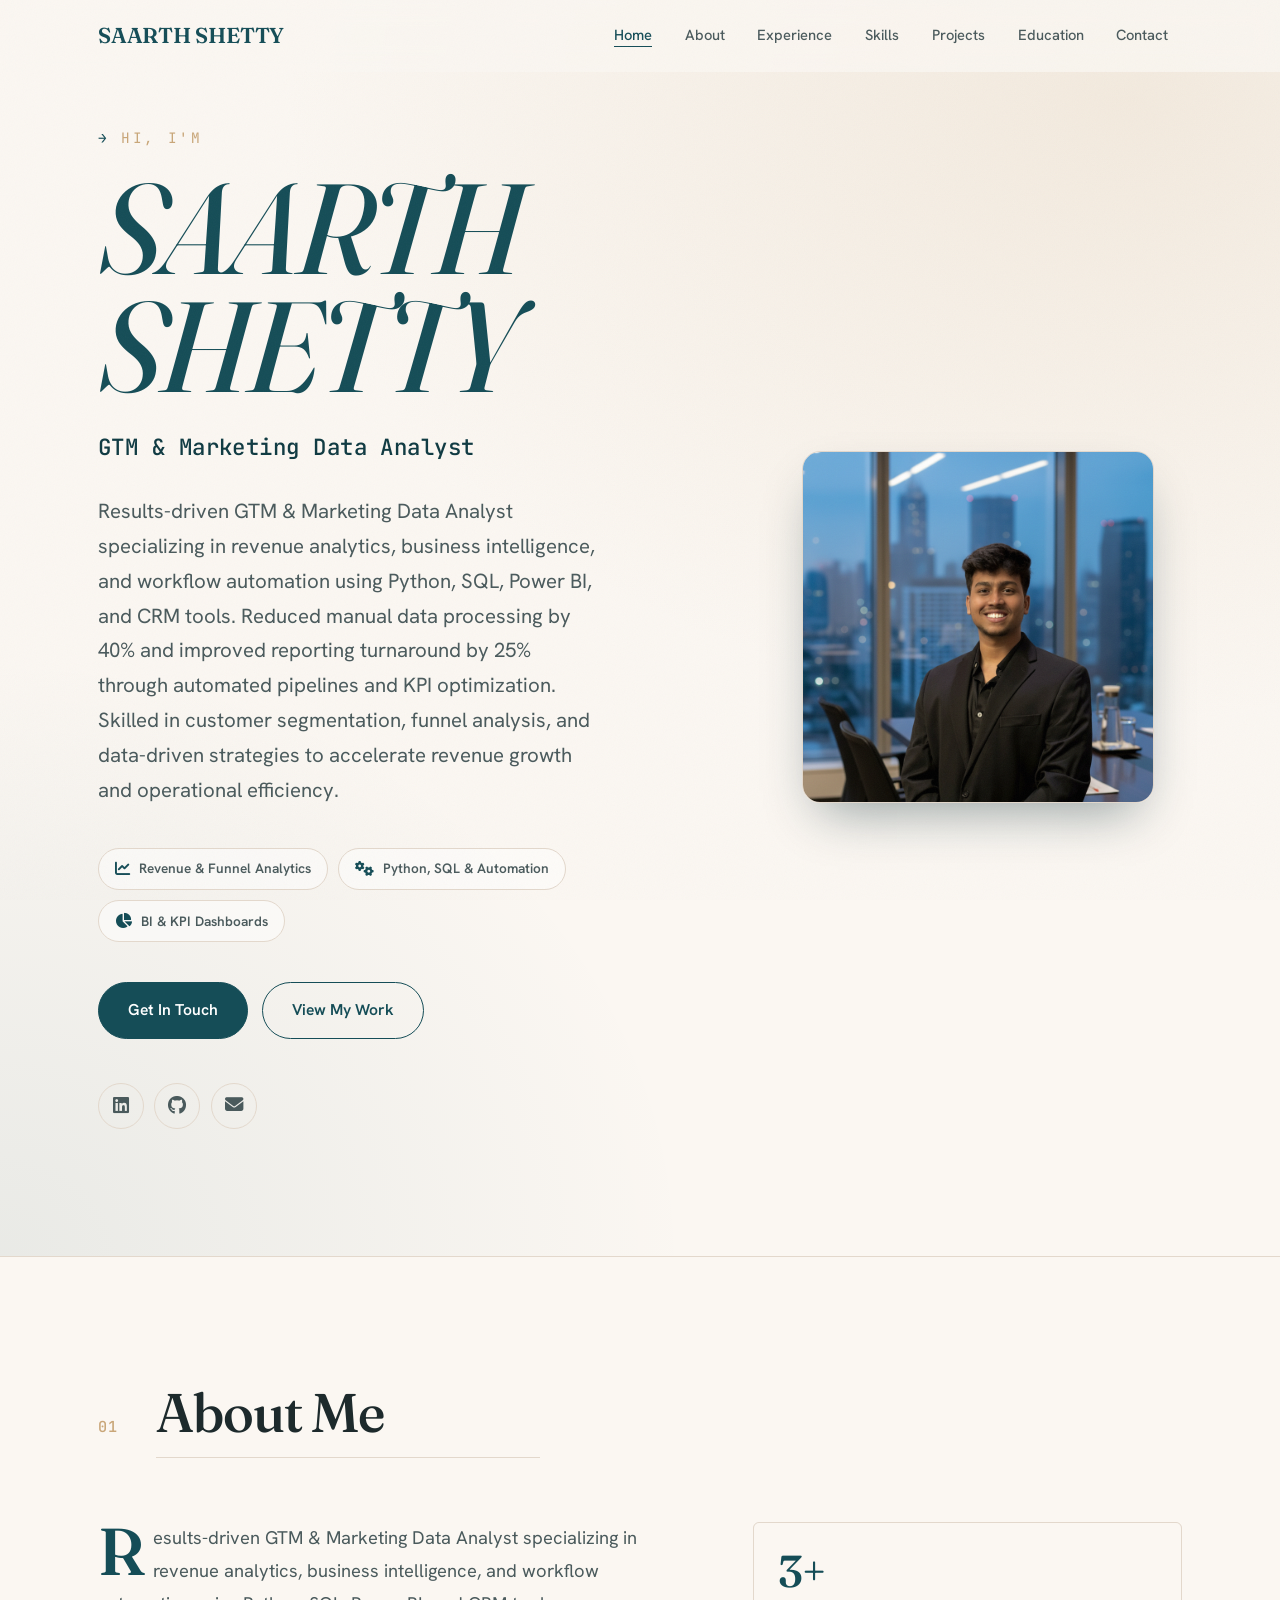
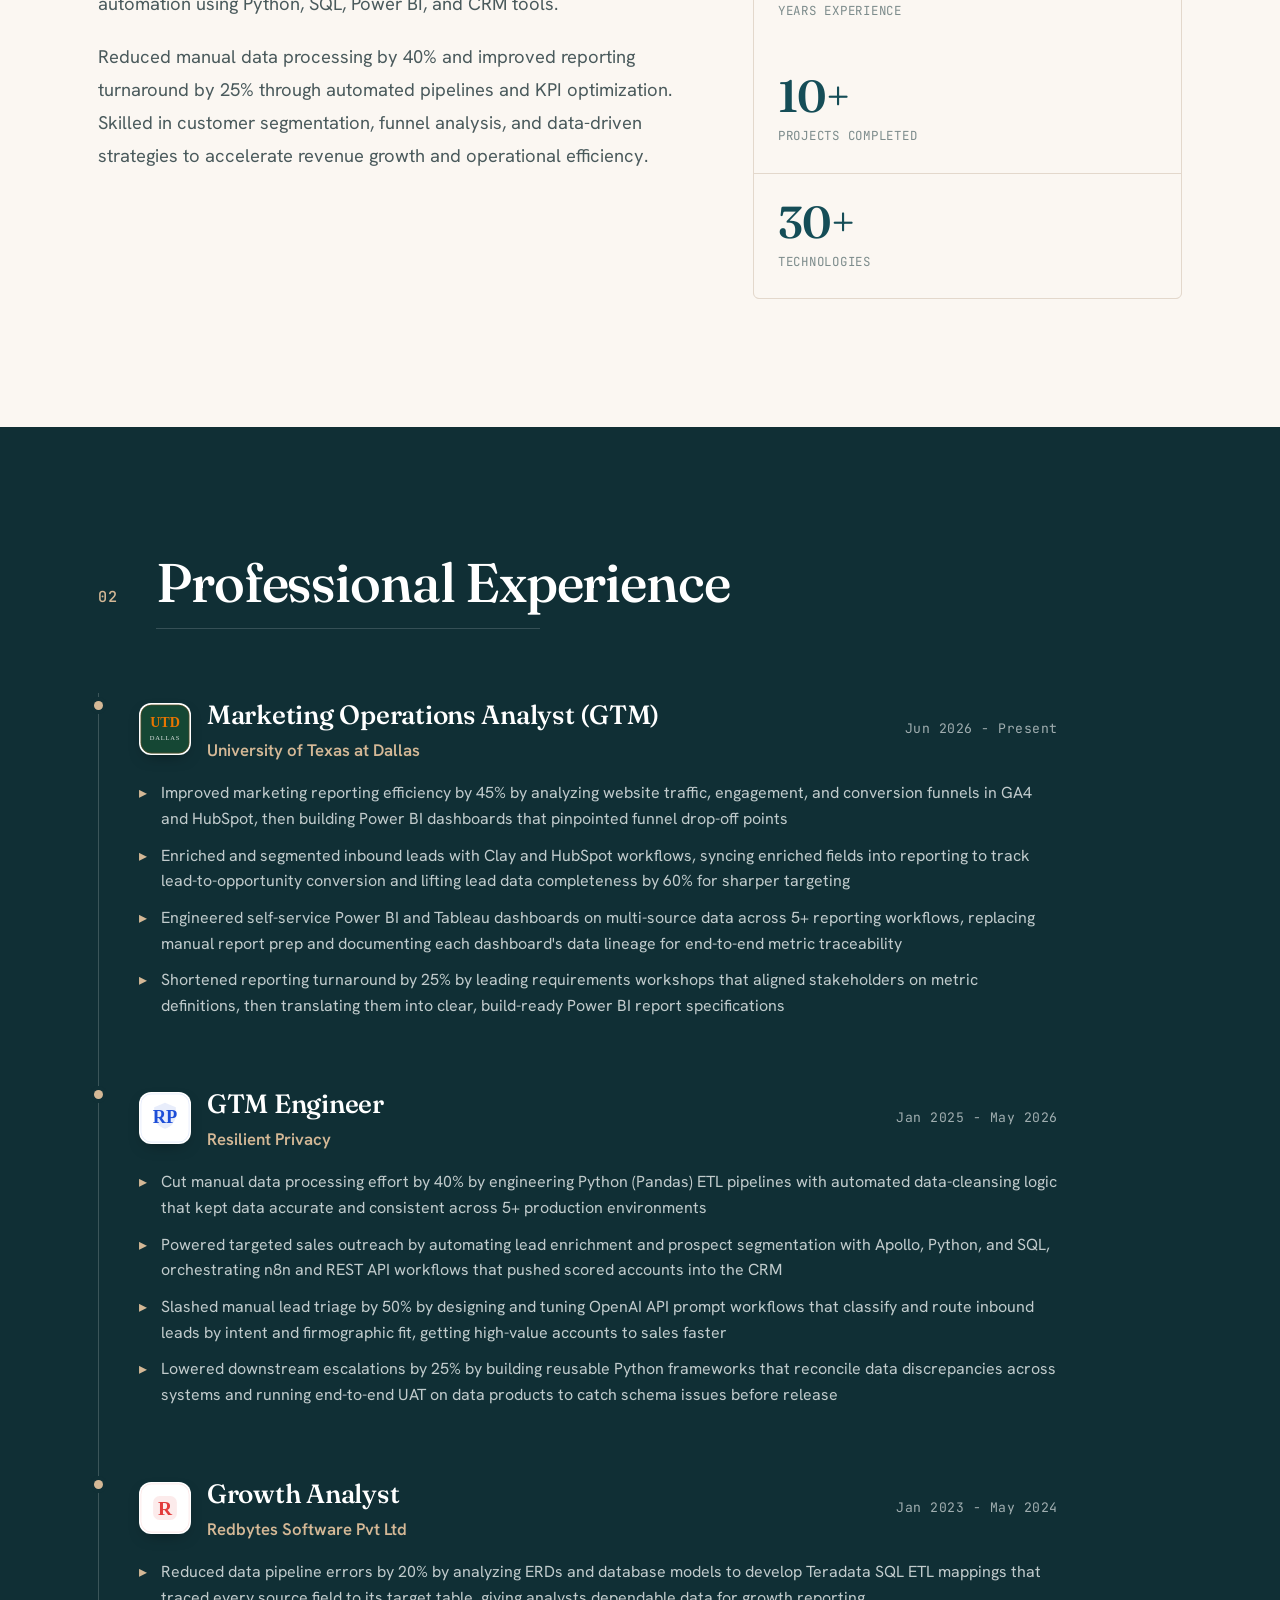
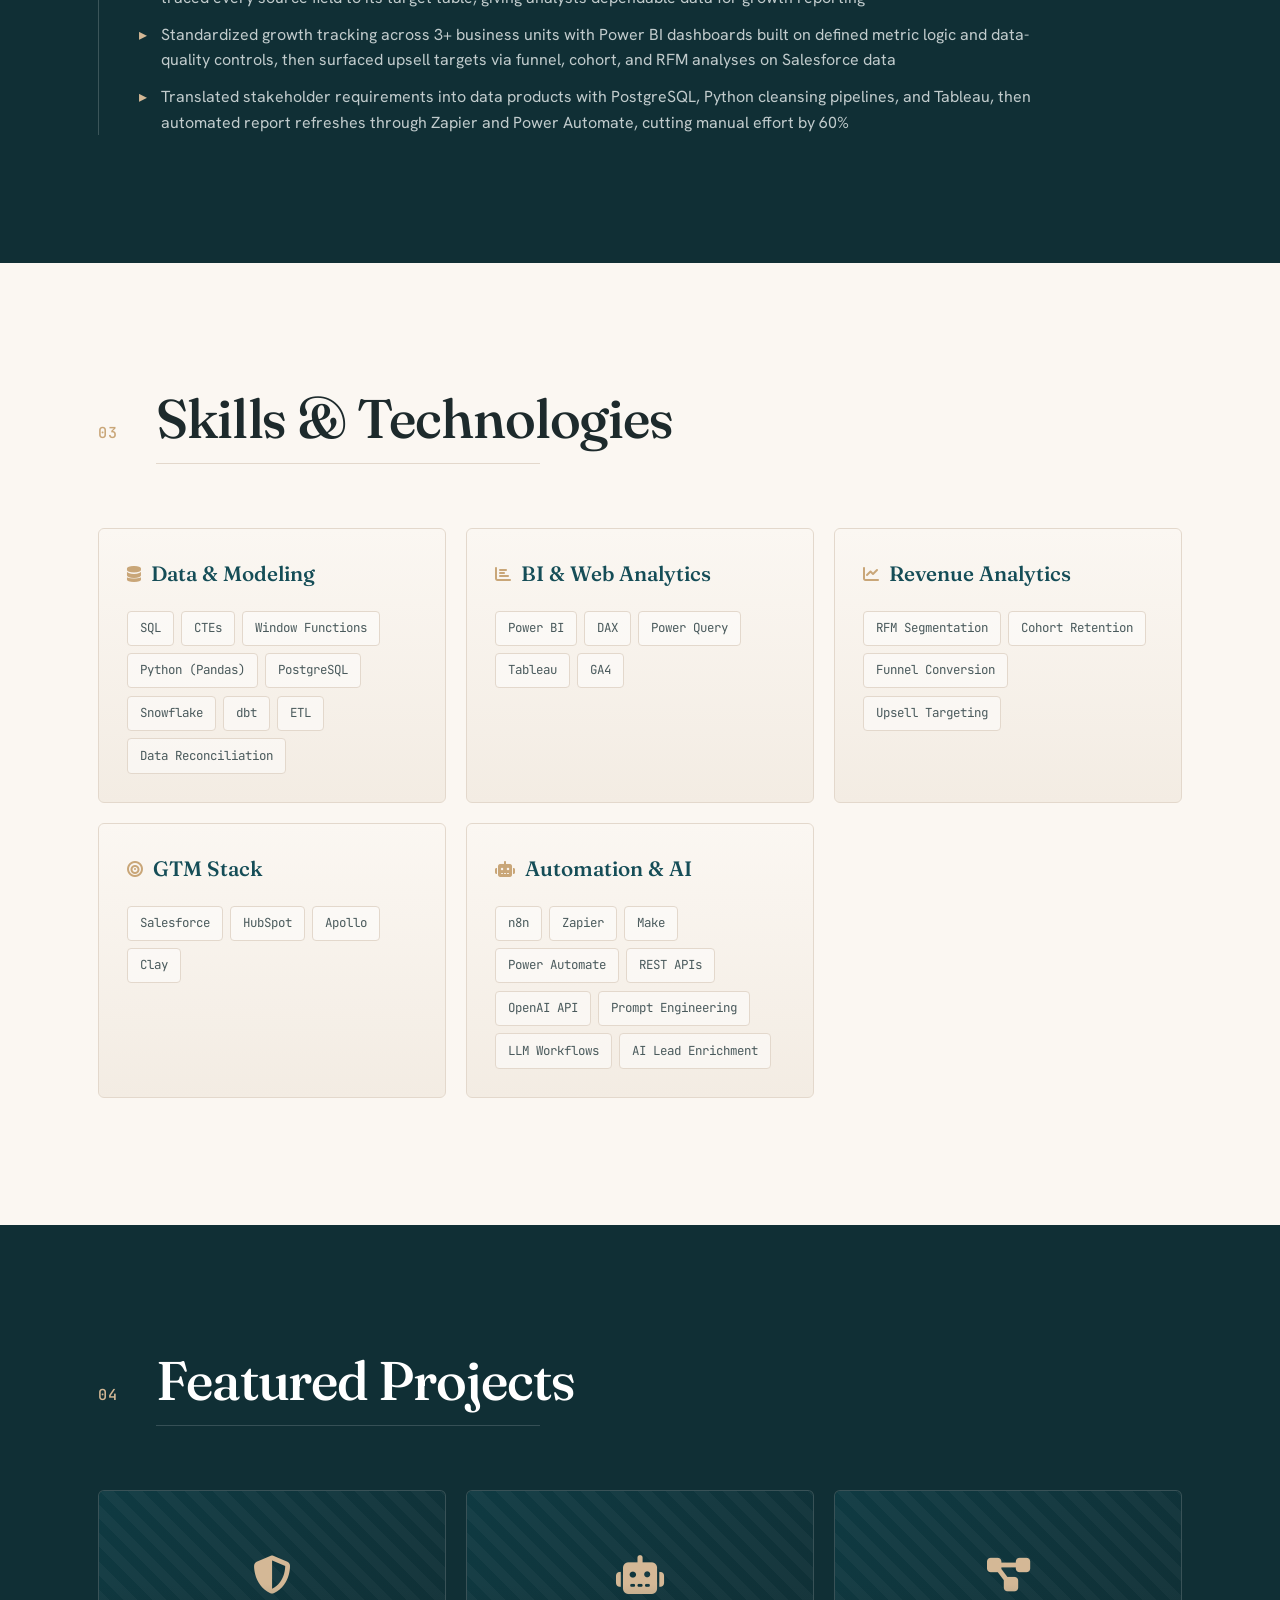
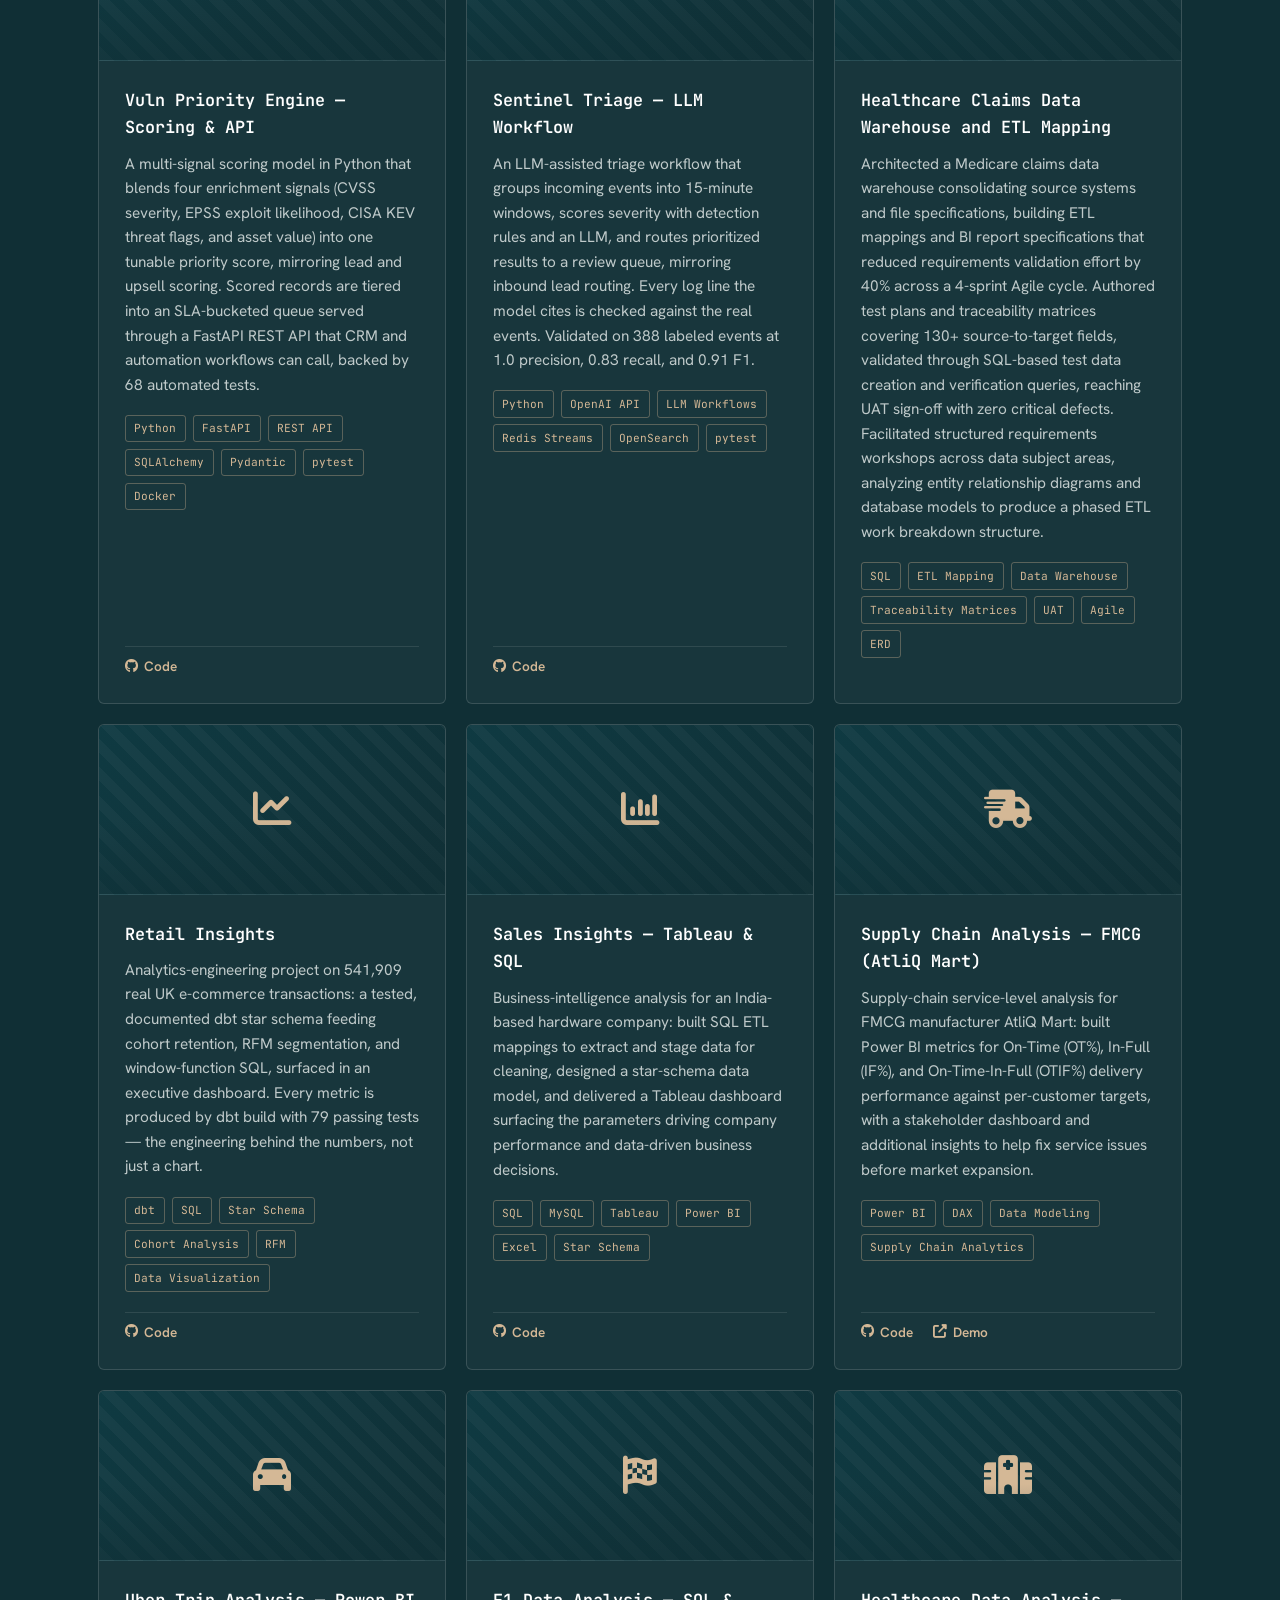
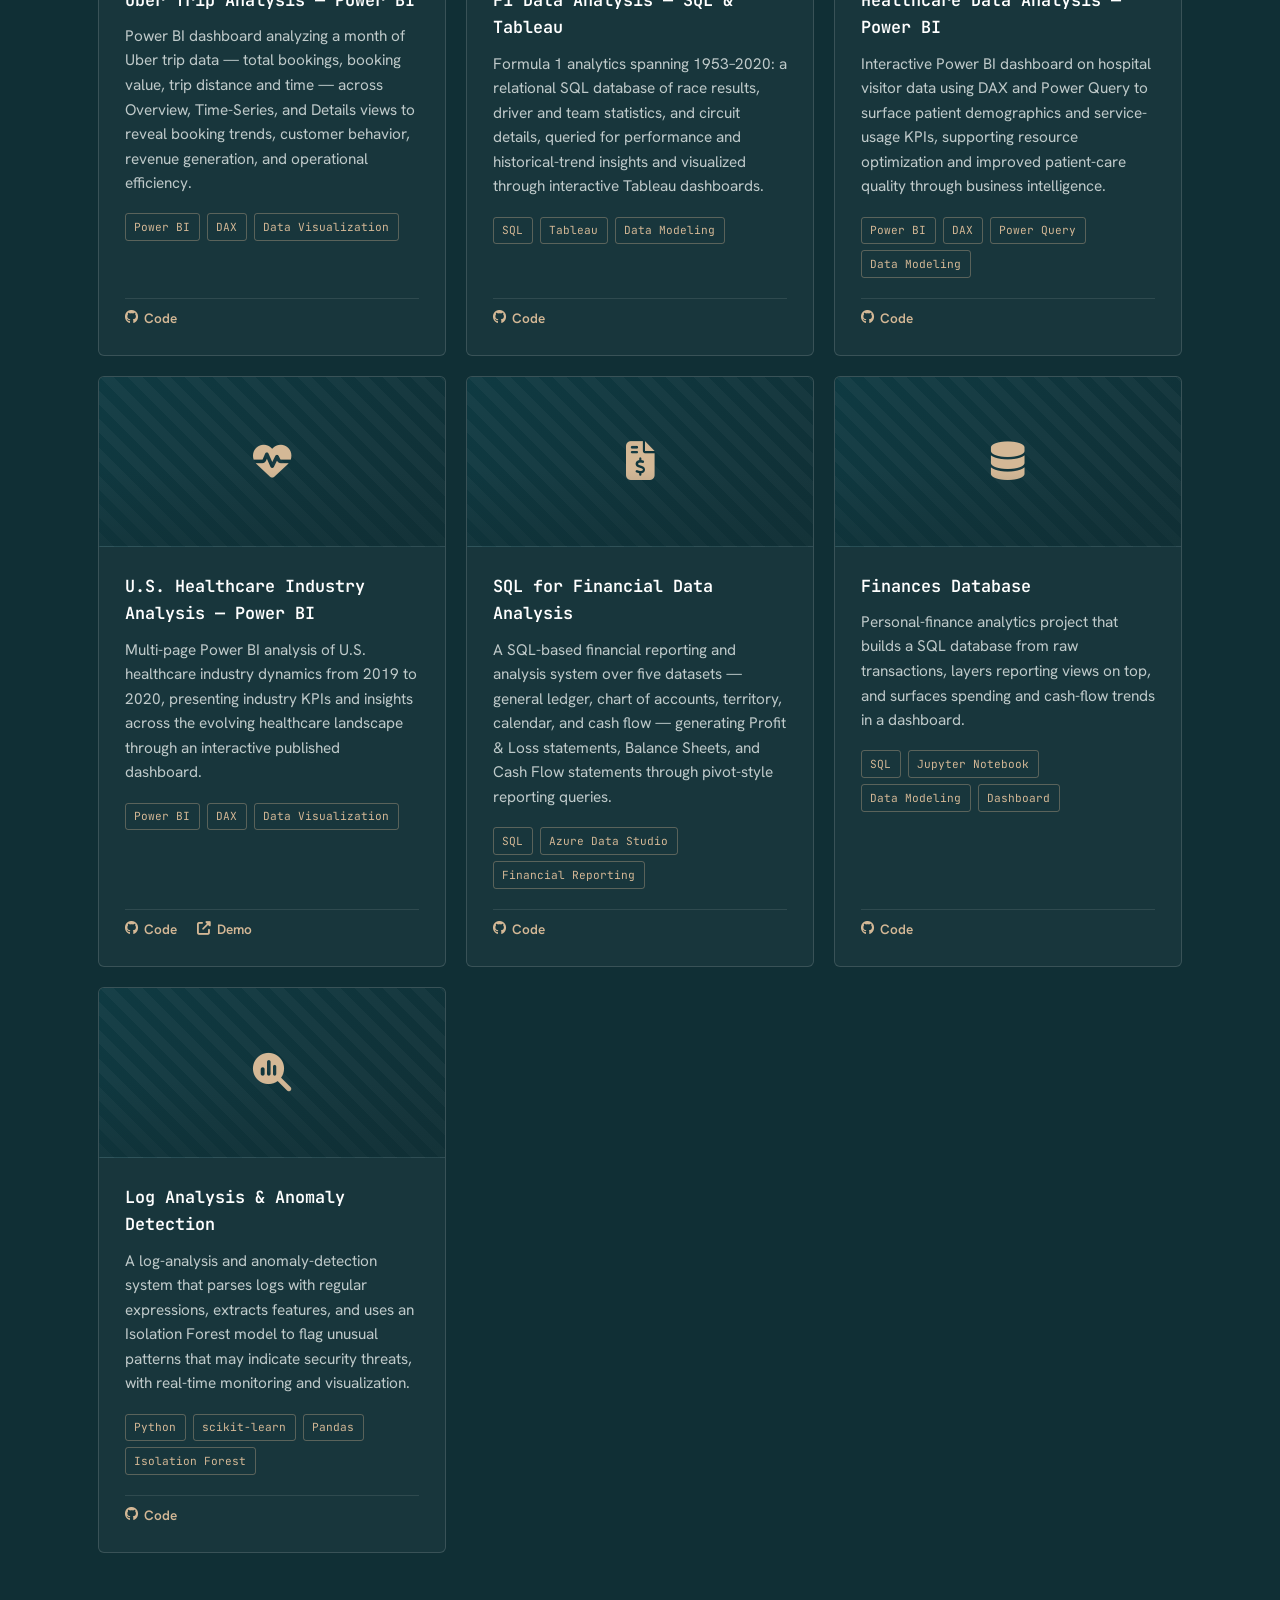
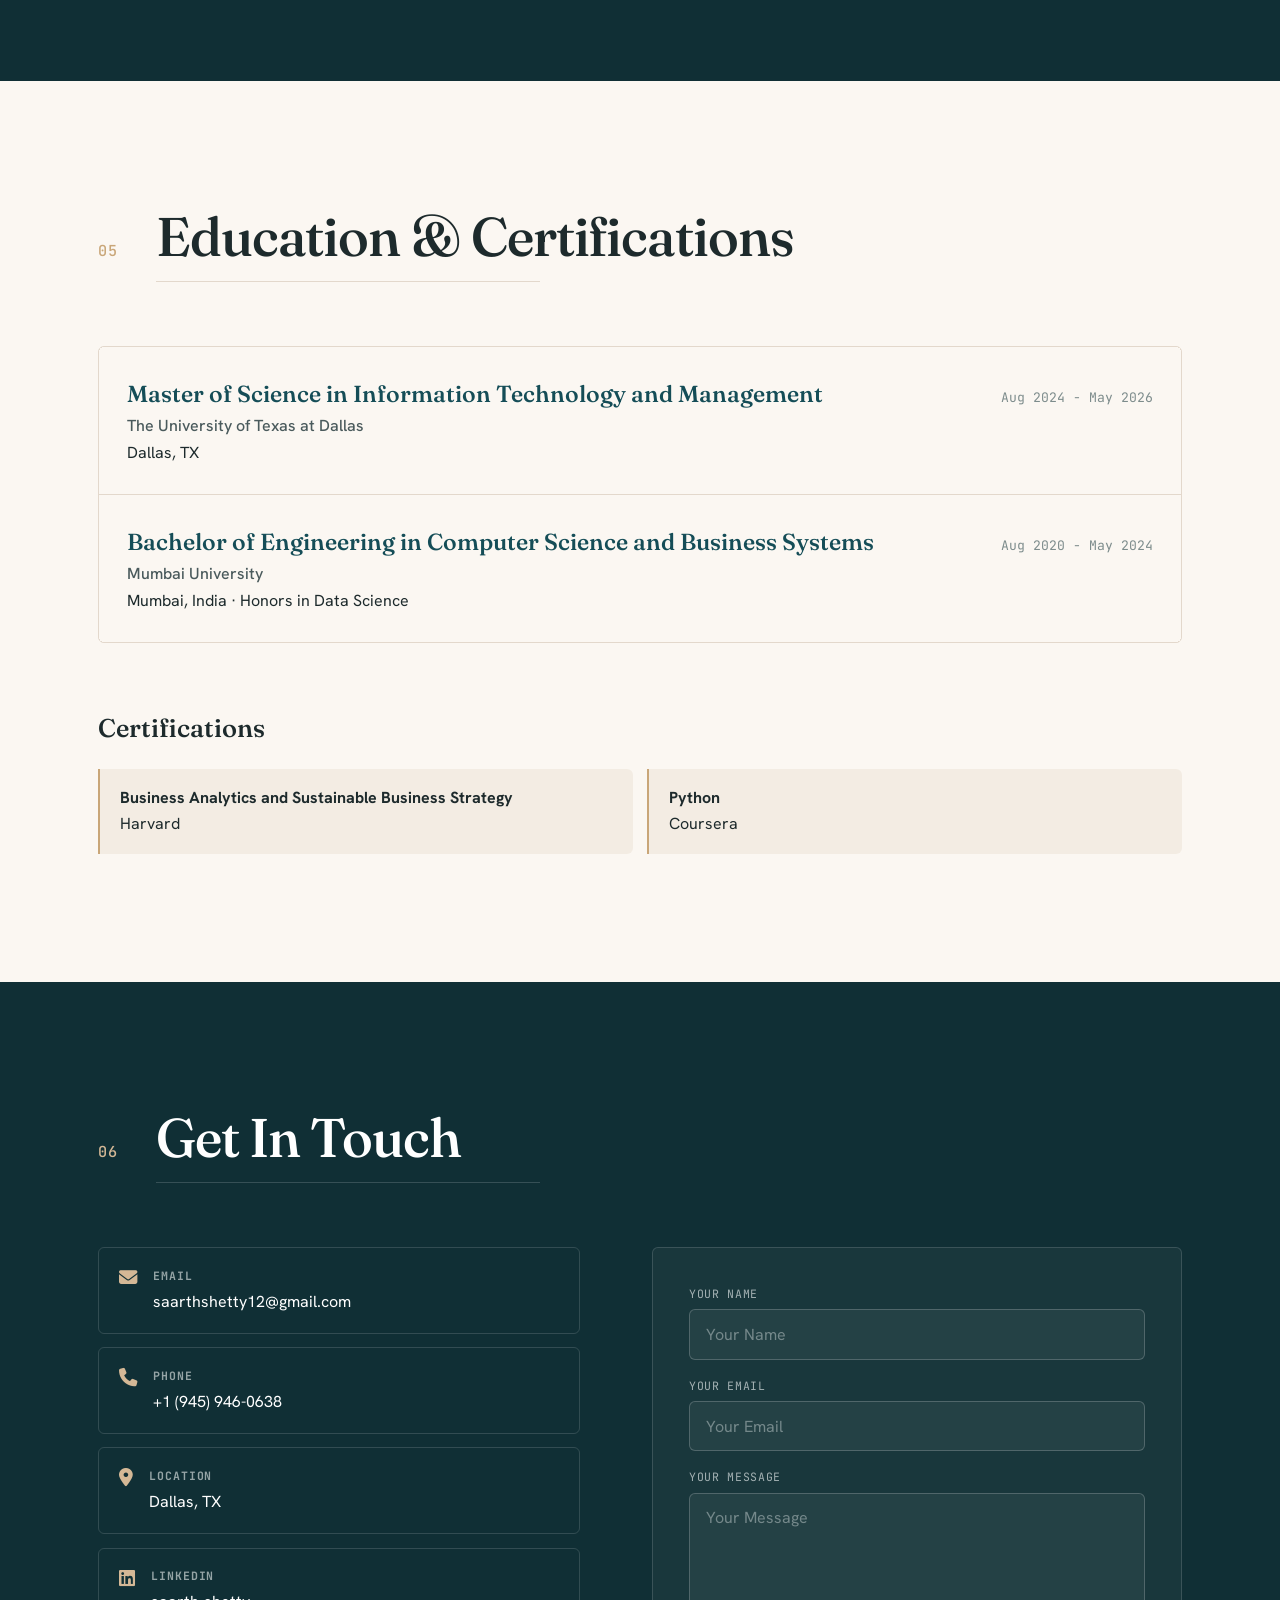
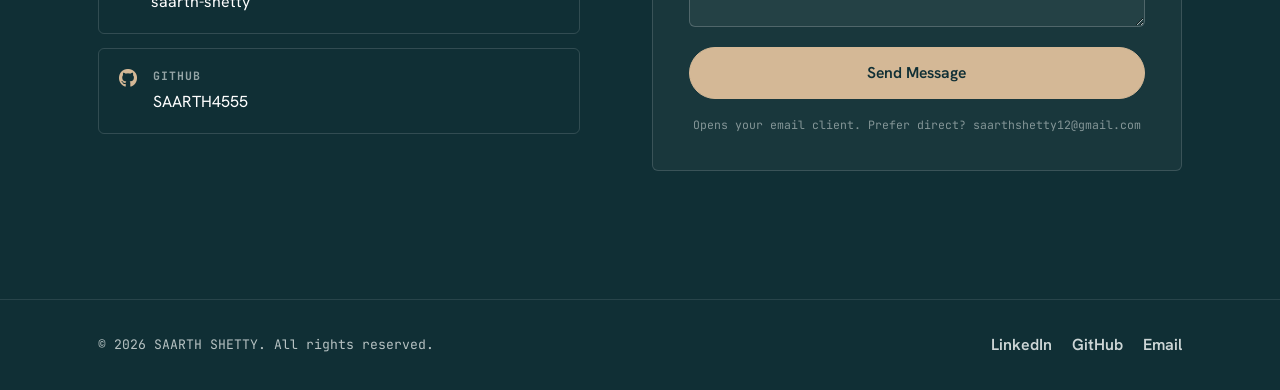
<file: index.html>
<!doctype html>
<html lang="en">
  <head>
    <meta charset="UTF-8" />
    <meta name="viewport" content="width=device-width, initial-scale=1.0" />

    <!-- Primary meta (static — present before JS runs, so crawlers & link unfurlers see it) -->
    <title>Saarth Shetty — GTM &amp; Marketing Data Analyst</title>
    <meta
      name="description"
      content="Saarth Shetty — GTM &amp; Marketing Data Analyst specializing in revenue analytics, business intelligence, and workflow automation using Python, SQL, Power BI, and CRM tools. Reduced manual data processing by 40% and improved reporting turnaround by 25% through automated pipelines and KPI optimization."
    />
    <meta name="author" content="Saarth Shetty" />
    <meta
      name="keywords"
      content="Saarth Shetty, GTM Analyst, Marketing Data Analyst, Revenue Analytics, Funnel Analytics, SQL, Python, Power BI, Tableau, GA4, HubSpot, Salesforce, dbt, Snowflake, Portfolio"
    />
    <meta name="theme-color" content="#123A42" />
    <link rel="canonical" href="https://saarthshetty.com/" />

    <!-- Open Graph (LinkedIn / Facebook) -->
    <meta property="og:type" content="website" />
    <meta property="og:site_name" content="Saarth Shetty" />
    <meta property="og:title" content="Saarth Shetty — GTM &amp; Marketing Data Analyst" />
    <meta
      property="og:description"
      content="GTM &amp; Marketing Data Analyst specializing in revenue and funnel analytics, business intelligence, and workflow automation with Python, SQL, Power BI, and CRM tools."
    />
    <meta property="og:url" content="https://saarthshetty.com/" />
    <meta property="og:image" content="assets/og-image.png" />
    <meta property="og:image:width" content="1200" />
    <meta property="og:image:height" content="630" />
    <meta property="og:image:alt" content="Saarth Shetty — GTM &amp; Marketing Data Analyst" />

    <!-- Twitter / X -->
    <meta name="twitter:card" content="summary_large_image" />
    <meta name="twitter:title" content="Saarth Shetty — GTM &amp; Marketing Data Analyst" />
    <meta
      name="twitter:description"
      content="GTM &amp; Marketing Data Analyst specializing in revenue and funnel analytics, business intelligence, and workflow automation with Python, SQL, Power BI, and CRM tools."
    />
    <meta name="twitter:image" content="assets/og-image.png" />

    <!-- Icons -->
    <link rel="icon" href="assets/favicon.svg" type="image/svg+xml" />
    <link rel="apple-touch-icon" href="assets/favicon.svg" />

    <!-- Fonts: distinctive display serif + warm grotesque body + mono for data -->
    <link rel="preconnect" href="https://fonts.googleapis.com" />
    <link rel="preconnect" href="https://fonts.gstatic.com" crossorigin />
    <link
      href="https://fonts.googleapis.com/css2?family=Fraunces:ital,opsz,wght@0,9..144,400..700;1,9..144,400..600&family=Hanken+Grotesk:wght@400;500;600;700;800&family=JetBrains+Mono:wght@400;500;600&display=swap"
      rel="stylesheet"
    />

    <link rel="stylesheet" href="assets/css/styles.css" />
    <link
      rel="stylesheet"
      href="https://cdnjs.cloudflare.com/ajax/libs/font-awesome/6.4.0/css/all.min.css"
      integrity="sha512-iecdLmaskl7CVkqkXNQ/ZH/XLlvWZOJyj7Yy7tcenmpD1ypASozpmT/E0iPtmFIB46ZmdtAc9eNBvH0H/ZpiBw=="
      crossorigin="anonymous"
      referrerpolicy="no-referrer"
    />

    <!-- Structured data for richer search results -->
    <script type="application/ld+json">
      {
        "@context": "https://schema.org",
        "@type": "Person",
        "name": "Saarth Shetty",
        "jobTitle": "GTM & Marketing Data Analyst",
        "url": "https://saarthshetty.com/",
        "email": "mailto:saarthshetty12@gmail.com",
        "sameAs": ["https://www.linkedin.com/in/saarth-shetty", "https://github.com/SAARTH4555"],
        "knowsAbout": ["Revenue Analytics", "Funnel Analytics", "SQL", "Python", "Power BI", "Tableau", "Google Analytics 4", "HubSpot", "Salesforce", "dbt", "ETL"]
      }
    </script>
  </head>
  <body>
    <a href="#main" class="skip-link">Skip to content</a>

    <!-- Navigation -->
    <nav class="navbar" id="navbar" aria-label="Primary">
      <div class="container">
        <div class="nav-brand">
          <a href="#home" aria-label="Back to top"></a>
        </div>
        <button
          class="nav-toggle"
          id="navToggle"
          aria-label="Toggle navigation menu"
          aria-controls="navMenu"
          aria-expanded="false"
        >
          <span></span>
          <span></span>
          <span></span>
        </button>
        <ul class="nav-menu" id="navMenu">
          <!-- Navigation items loaded dynamically -->
        </ul>
      </div>
    </nav>

    <main id="main">
      <!-- Hero -->
      <section id="home" class="hero">
        <div class="container">
          <div class="hero-grid">
            <div class="hero-content">
              <p class="hero-eyebrow"><span id="heroGreeting"></span></p>
              <h1 class="hero-title"><span class="highlight" id="heroName"></span></h1>
              <h2 class="hero-subtitle" id="heroTitle"></h2>
              <p class="hero-description" id="heroSummary"></p>
              <div class="hero-highlights" id="heroHighlights"></div>
              <div class="hero-cta" id="heroCTA"></div>
              <div class="social-links" id="heroSocial"></div>
            </div>
            <figure class="hero-portrait">
              <img id="heroAvatar" alt="" decoding="async" />
            </figure>
          </div>
        </div>
      </section>

      <!-- About -->
      <section id="about" class="about section">
        <div class="container">
          <div class="section-head">
            <span class="section-index" aria-hidden="true">01</span>
            <h2 class="section-title"></h2>
          </div>
          <div class="about-content">
            <div class="about-text" id="aboutText"></div>
            <div class="about-stats" id="aboutStats"></div>
          </div>
        </div>
      </section>

      <!-- Experience -->
      <section id="experience" class="experience section section--ink">
        <div class="container">
          <div class="section-head">
            <span class="section-index" aria-hidden="true">02</span>
            <h2 class="section-title"></h2>
          </div>
          <div class="timeline" id="experienceTimeline"></div>
        </div>
      </section>

      <!-- Skills -->
      <section id="skills" class="skills section">
        <div class="container">
          <div class="section-head">
            <span class="section-index" aria-hidden="true">03</span>
            <h2 class="section-title"></h2>
          </div>
          <div class="skills-grid" id="skillsGrid"></div>
        </div>
      </section>

      <!-- Projects -->
      <section id="projects" class="projects section section--ink">
        <div class="container">
          <div class="section-head">
            <span class="section-index" aria-hidden="true">04</span>
            <h2 class="section-title"></h2>
          </div>
          <div class="projects-grid" id="projectsGrid"></div>
        </div>
      </section>

      <!-- Education -->
      <section id="education" class="education section">
        <div class="container">
          <div class="section-head">
            <span class="section-index" aria-hidden="true">05</span>
            <h2 class="section-title"></h2>
          </div>
          <div class="education-content">
            <div class="education-grid" id="educationGrid"></div>
            <div class="certifications">
              <h3></h3>
              <div class="cert-grid" id="certGrid"></div>
            </div>
          </div>
        </div>
      </section>

      <!-- Contact -->
      <section id="contact" class="contact section section--ink">
        <div class="container">
          <div class="section-head">
            <span class="section-index" aria-hidden="true">06</span>
            <h2 class="section-title"></h2>
          </div>
          <div class="contact-content">
            <div class="contact-info" id="contactInfo"></div>
            <div class="contact-form-container" id="contactFormContainer"></div>
          </div>
        </div>
      </section>
    </main>

    <!-- Footer -->
    <footer class="footer">
      <div class="container">
        <p id="footerCopyright"></p>
        <div class="footer-links" id="footerLinks"></div>
      </div>
    </footer>

    <!-- Fallback for crawlers / no-JS visitors so the page is never blank -->
    <noscript>
      <div class="noscript-banner">
        <h1>Saarth Shetty — GTM &amp; Marketing Data Analyst</h1>
        <p>
          GTM &amp; Marketing Data Analyst specializing in revenue and funnel analytics, business
          intelligence, and workflow automation with Python, SQL, Power BI, and CRM tools. This portfolio is interactive; please enable JavaScript for the full
          experience.
        </p>
        <p>
          <a href="mailto:saarthshetty12@gmail.com">saarthshetty12@gmail.com</a>
          &nbsp;•&nbsp;
          <a href="https://www.linkedin.com/in/saarth-shetty">LinkedIn</a>
          &nbsp;•&nbsp;
          <a href="https://github.com/SAARTH4555">GitHub</a>
        </p>
      </div>
    </noscript>

    <script src="assets/js/main.js"></script>
  </body>
</html>
</file>
<file: assets/css/styles.css>
/* ==========================================================================
   Alex Morgan — Portfolio
   Aesthetic: "Editorial Data Brief" — variable serif display (Fraunces) over a
   warm grotesque body (Hanken Grotesk), mono (JetBrains Mono) for data/labels.
   Warm paper + deep-teal ink rhythm, hairline rules, asymmetric composition.
   ========================================================================== */

:root {
  /* Ink / brand */
  --teal: #154d57;
  --teal-deep: #0f3a42;
  --teal-ink: #102f35;
  --sand: #b7a08b;
  --sand-warm: #c9a678;
  --gold: #d4b896;

  /* Paper & text (light sections) */
  --paper: #fbf7f2;
  --paper-2: #f3ece3;
  --line: #e3d8cc;
  --ink: #1d2a2c;
  --ink-soft: #4a5a5c;
  --ink-faint: #7d8c8c;

  /* Type */
  --font-display: "Fraunces", Georgia, "Times New Roman", serif;
  --font-body: "Hanken Grotesk", -apple-system, BlinkMacSystemFont, sans-serif;
  --font-mono: "JetBrains Mono", "SFMono-Regular", Menlo, monospace;

  /* Spacing scale */
  --sp-xs: 0.5rem;
  --sp-sm: 1rem;
  --sp-md: 2rem;
  --sp-lg: 4rem;
  --sp-xl: clamp(5rem, 10vw, 9rem);

  --maxw: 1180px;
  --radius: 6px;

  --ease: cubic-bezier(0.22, 0.61, 0.36, 1);
  --t-fast: 0.2s var(--ease);
  --t: 0.4s var(--ease);
}

/* ----------------------------------------------------------------- Reset */
*,
*::before,
*::after {
  margin: 0;
  padding: 0;
  box-sizing: border-box;
}

html {
  scroll-behavior: smooth;
  font-size: 16px;
  -webkit-font-smoothing: antialiased;
  text-rendering: optimizeLegibility;
}

body {
  font-family: var(--font-body);
  color: var(--ink);
  background: var(--paper);
  line-height: 1.65;
  overflow-x: hidden;
  position: relative;
}

/* Subtle paper grain for atmosphere (pure CSS, no asset request) */
body::before {
  content: "";
  position: fixed;
  inset: 0;
  z-index: 9999;
  pointer-events: none;
  opacity: 0.035;
  background-image: url("data:image/svg+xml,%3Csvg xmlns='http://www.w3.org/2000/svg' width='160' height='160'%3E%3Cfilter id='n'%3E%3CfeTurbulence type='fractalNoise' baseFrequency='0.9' numOctaves='3' stitchTiles='stitch'/%3E%3C/filter%3E%3Crect width='100%25' height='100%25' filter='url(%23n)'/%3E%3C/svg%3E");
}

a {
  color: inherit;
  text-decoration: none;
  transition: color var(--t-fast);
}
img {
  max-width: 100%;
  height: auto;
  display: block;
}
ul {
  list-style: none;
}

/* Accessibility ------------------------------------------------------------ */
.skip-link {
  position: absolute;
  left: -9999px;
  top: 0;
  z-index: 10000;
  background: var(--teal);
  color: #fff;
  padding: 0.75rem 1.25rem;
  border-radius: 0 0 var(--radius) 0;
  font-weight: 600;
}
.skip-link:focus {
  left: 0;
}

:focus-visible {
  outline: 2px solid var(--teal);
  outline-offset: 3px;
  border-radius: 3px;
}
.section--ink :focus-visible {
  outline-color: var(--gold);
}

/* ----------------------------------------------------------------- Layout */
.container {
  max-width: var(--maxw);
  margin: 0 auto;
  padding: 0 clamp(1.25rem, 5vw, 3rem);
}

.section {
  padding: var(--sp-xl) 0;
}

/* Section header — mono index + serif title + hairline, left-aligned */
.section-head {
  display: grid;
  grid-template-columns: auto 1fr;
  align-items: baseline;
  gap: clamp(1rem, 3vw, 2.5rem);
  margin-bottom: var(--sp-lg);
}
.section-index {
  font-family: var(--font-mono);
  font-size: 0.95rem;
  font-weight: 500;
  letter-spacing: 0.05em;
  color: var(--sand-warm);
  padding-top: 0.6em;
}
.section-title {
  font-family: var(--font-display);
  font-optical-sizing: auto;
  font-weight: 520;
  font-size: clamp(2rem, 5vw, 3.4rem);
  line-height: 1.02;
  letter-spacing: -0.02em;
  color: var(--ink);
  position: relative;
  padding-bottom: 1.1rem;
}
.section-title::after {
  content: "";
  position: absolute;
  left: 0;
  bottom: 0;
  width: clamp(120px, 30vw, 100%);
  height: 1px;
  background: var(--line);
}

/* Ink (dark teal) sections invert the palette ------------------------------ */
.section--ink {
  background: var(--teal-ink);
  color: #eef3f2;
}
.section--ink .section-title {
  color: #fff;
}
.section--ink .section-title::after {
  background: rgba(255, 255, 255, 0.16);
}
.section--ink .section-index {
  color: var(--gold);
}

/* ----------------------------------------------------------------- Nav */
.navbar {
  position: fixed;
  inset: 0 0 auto 0;
  z-index: 1000;
  background: color-mix(in srgb, var(--paper) 82%, transparent);
  backdrop-filter: blur(12px) saturate(1.1);
  border-bottom: 1px solid transparent;
  transition: border-color var(--t), background var(--t);
}
.navbar.is-scrolled {
  border-bottom-color: var(--line);
}
.navbar .container {
  display: flex;
  justify-content: space-between;
  align-items: center;
  padding-block: 1.1rem;
}
.nav-brand a {
  font-family: var(--font-display);
  font-size: 1.35rem;
  font-weight: 600;
  letter-spacing: -0.01em;
  color: var(--teal);
}
.nav-menu {
  display: flex;
  gap: 0.35rem;
}
.nav-link {
  position: relative;
  font-size: 0.92rem;
  font-weight: 500;
  padding: 0.5rem 0.85rem;
  color: var(--ink-soft);
  border-radius: var(--radius);
}
.nav-link::after {
  content: "";
  position: absolute;
  left: 0.85rem;
  right: 0.85rem;
  bottom: 0.32rem;
  height: 1.5px;
  background: var(--teal);
  transform: scaleX(0);
  transform-origin: left;
  transition: transform var(--t-fast);
}
.nav-link:hover,
.nav-link.is-active {
  color: var(--teal);
}
.nav-link:hover::after,
.nav-link.is-active::after {
  transform: scaleX(1);
}

.nav-toggle {
  display: none;
  flex-direction: column;
  gap: 5px;
  background: none;
  border: 0;
  cursor: pointer;
  padding: 0.4rem;
}
.nav-toggle span {
  width: 26px;
  height: 2px;
  background: var(--ink);
  border-radius: 2px;
  transition: transform var(--t-fast), opacity var(--t-fast);
}
.nav-toggle[aria-expanded="true"] span:nth-child(1) {
  transform: translateY(7px) rotate(45deg);
}
.nav-toggle[aria-expanded="true"] span:nth-child(2) {
  opacity: 0;
}
.nav-toggle[aria-expanded="true"] span:nth-child(3) {
  transform: translateY(-7px) rotate(-45deg);
}

/* ----------------------------------------------------------------- Hero */
.hero {
  min-height: 100vh;
  display: flex;
  align-items: center;
  padding: clamp(7rem, 14vh, 10rem) 0 var(--sp-xl);
  background:
    radial-gradient(120% 90% at 88% 8%, rgba(199, 166, 120, 0.16), transparent 55%),
    radial-gradient(90% 80% at 0% 100%, rgba(21, 77, 87, 0.08), transparent 60%),
    var(--paper);
  position: relative;
}
/* faint baseline grid line under hero */
.hero::after {
  content: "";
  position: absolute;
  left: 0;
  right: 0;
  bottom: 0;
  height: 1px;
  background: var(--line);
}
.hero-grid {
  display: grid;
  grid-template-columns: 1.35fr 0.9fr;
  gap: clamp(2rem, 5vw, 4.5rem);
  align-items: center;
}
.hero-content {
  max-width: 60rem;
}
.hero-portrait {
  position: relative;
  margin: 0;
  justify-self: center;
  width: min(100%, 22rem);
}
.hero-portrait img {
  display: block;
  width: 100%;
  aspect-ratio: 1 / 1;
  object-fit: cover;
  border-radius: 18px;
  border: 1px solid var(--line);
  box-shadow:
    0 1px 0 rgba(255, 255, 255, 0.6) inset,
    0 24px 50px -18px rgba(16, 47, 53, 0.45);
}
/* warm frame accent echoing the palette */
.hero-portrait::before {
  content: "";
  position: absolute;
  inset: -0.85rem -0.85rem auto auto;
  width: 60%;
  height: 60%;
  border-top: 2px solid var(--sand-warm);
  border-right: 2px solid var(--sand-warm);
  border-radius: 0 18px 0 0;
  opacity: 0.5;
  z-index: -1;
}
@media (max-width: 860px) {
  .hero-grid {
    grid-template-columns: 1fr;
  }
  .hero-portrait {
    grid-row: 1;
    width: min(70%, 16rem);
    justify-self: start;
    margin-bottom: 0.5rem;
  }
}
.hero-eyebrow {
  font-family: var(--font-mono);
  font-size: 0.9rem;
  letter-spacing: 0.18em;
  text-transform: uppercase;
  color: var(--sand-warm);
  margin-bottom: 1.25rem;
}
.hero-eyebrow::before {
  content: "→ ";
  color: var(--teal);
}
.hero-title {
  font-family: var(--font-display);
  font-optical-sizing: auto;
  font-weight: 560;
  font-size: clamp(3rem, 11vw, 8rem);
  line-height: 0.92;
  letter-spacing: -0.035em;
  color: var(--ink);
  margin-bottom: 1.5rem;
}
.hero-title .highlight {
  color: var(--teal);
  font-style: italic;
  font-weight: 460;
}
.hero-subtitle {
  font-family: var(--font-mono);
  font-size: clamp(1rem, 2.2vw, 1.4rem);
  font-weight: 500;
  letter-spacing: 0.02em;
  color: var(--teal-deep);
  margin-bottom: 1.75rem;
}
.hero-description {
  font-size: clamp(1.05rem, 1.6vw, 1.3rem);
  line-height: 1.7;
  color: var(--ink-soft);
  max-width: 46ch;
  margin-bottom: 2.5rem;
}
.hero-description strong {
  color: var(--ink);
  font-weight: 700;
}

.hero-highlights {
  display: flex;
  flex-wrap: wrap;
  gap: 0.65rem;
  margin-bottom: 2.5rem;
}
.highlight-item {
  display: inline-flex;
  align-items: center;
  gap: 0.55rem;
  padding: 0.55rem 1rem;
  border: 1px solid var(--line);
  border-radius: 100px;
  background: rgba(255, 255, 255, 0.5);
  transition: border-color var(--t-fast), transform var(--t-fast);
}
.highlight-item:hover {
  border-color: var(--sand-warm);
  transform: translateY(-2px);
}
.highlight-item i {
  color: var(--teal);
  font-size: 0.95rem;
}
.highlight-item span {
  font-size: 0.85rem;
  font-weight: 600;
  color: var(--ink-soft);
}

.hero-cta {
  display: flex;
  flex-wrap: wrap;
  gap: 0.9rem;
  margin-bottom: 2.75rem;
}

/* Buttons ------------------------------------------------------------------ */
.btn {
  --btn-bg: var(--teal);
  --btn-fg: #fff;
  display: inline-flex;
  align-items: center;
  gap: 0.6rem;
  padding: 0.9rem 1.8rem;
  border-radius: 100px;
  font-family: var(--font-body);
  font-weight: 600;
  font-size: 0.98rem;
  cursor: pointer;
  border: 1.5px solid var(--btn-bg);
  background: var(--btn-bg);
  color: var(--btn-fg);
  transition: transform var(--t-fast), box-shadow var(--t-fast), background var(--t-fast),
    color var(--t-fast);
}
.btn:hover {
  transform: translateY(-2px);
  box-shadow: 0 12px 24px -12px rgba(21, 77, 87, 0.55);
}
.btn-secondary {
  background: transparent;
  color: var(--teal);
  border-color: var(--teal);
}
.btn-secondary:hover {
  background: var(--teal);
  color: #fff;
}
.section--ink .btn-secondary {
  color: #fff;
  border-color: rgba(255, 255, 255, 0.5);
}
.section--ink .btn-secondary:hover {
  background: #fff;
  color: var(--teal-ink);
  border-color: #fff;
}

/* Social ------------------------------------------------------------------- */
.social-links {
  display: flex;
  gap: 0.65rem;
}
.social-links a {
  width: 46px;
  height: 46px;
  display: grid;
  place-items: center;
  border: 1px solid var(--line);
  border-radius: 50%;
  font-size: 1.15rem;
  color: var(--ink-soft);
  transition: transform var(--t-fast), color var(--t-fast), border-color var(--t-fast),
    background var(--t-fast);
}
.social-links a:hover {
  color: #fff;
  background: var(--teal);
  border-color: var(--teal);
  transform: translateY(-3px);
}

/* ----------------------------------------------------------------- About */
.about-content {
  display: grid;
  grid-template-columns: 1.35fr 1fr;
  gap: clamp(2rem, 6vw, 5rem);
  align-items: start;
}
.about-text p {
  font-size: 1.15rem;
  line-height: 1.8;
  color: var(--ink-soft);
}
.about-text p + p {
  margin-top: 1.25rem;
}
.about-text p:first-child::first-letter {
  font-family: var(--font-display);
  font-size: 3.6em;
  font-weight: 560;
  float: left;
  line-height: 0.74;
  margin: 0.08em 0.12em 0 0;
  color: var(--teal);
}
.about-stats {
  display: grid;
  gap: 1px;
  background: var(--line);
  border: 1px solid var(--line);
  border-radius: var(--radius);
  overflow: hidden;
}
.stat-item {
  background: var(--paper);
  padding: 1.6rem 1.5rem;
  transition: background var(--t-fast);
}
.stat-item:hover {
  background: var(--paper-2);
}
.stat-item h3 {
  font-family: var(--font-display);
  font-size: 2.8rem;
  font-weight: 560;
  line-height: 1;
  color: var(--teal);
  letter-spacing: -0.02em;
}
.stat-item p {
  font-family: var(--font-mono);
  font-size: 0.78rem;
  letter-spacing: 0.06em;
  text-transform: uppercase;
  color: var(--ink-faint);
  margin-top: 0.5rem;
}

/* ----------------------------------------------------------------- Timeline */
.timeline {
  max-width: 60rem;
  position: relative;
  padding-left: clamp(1.5rem, 4vw, 2.5rem);
  border-left: 1px solid rgba(255, 255, 255, 0.18);
}
.timeline-item {
  position: relative;
  padding-bottom: var(--sp-lg);
}
.timeline-item:last-child {
  padding-bottom: 0;
}
.timeline-item::before {
  content: "";
  position: absolute;
  left: calc(-1 * clamp(1.5rem, 4vw, 2.5rem) - 5px);
  top: 0.5rem;
  width: 9px;
  height: 9px;
  border-radius: 50%;
  background: var(--gold);
  box-shadow: 0 0 0 4px var(--teal-ink);
}
.timeline-header {
  display: flex;
  flex-wrap: wrap;
  justify-content: space-between;
  align-items: center;
  gap: 0.5rem 1.5rem;
  margin-bottom: 1rem;
}
.timeline-heading {
  display: flex;
  align-items: center;
  gap: 1rem;
}
.timeline-logo {
  flex: none;
  width: 52px;
  height: 52px;
  border-radius: 12px;
  object-fit: contain;
  background: #fff;
  box-shadow: 0 6px 16px -8px rgba(0, 0, 0, 0.55);
}
.timeline-title {
  font-family: var(--font-display);
  font-size: 1.65rem;
  font-weight: 540;
  color: #fff;
  letter-spacing: -0.01em;
}
.timeline-company {
  font-size: 1.05rem;
  font-weight: 600;
  color: var(--gold);
}
.timeline-period {
  font-family: var(--font-mono);
  font-size: 0.82rem;
  letter-spacing: 0.04em;
  color: rgba(238, 243, 242, 0.65);
}
.timeline-description {
  color: rgba(238, 243, 242, 0.82);
}
.timeline-description > p {
  margin-bottom: 0.75rem;
}
.timeline-description ul {
  display: grid;
  gap: 0.7rem;
}
.timeline-description li {
  position: relative;
  padding-left: 1.4rem;
  line-height: 1.6;
  color: rgba(238, 243, 242, 0.8);
}
.timeline-description li::before {
  content: "▸";
  position: absolute;
  left: 0;
  top: 0;
  color: var(--gold);
}

/* ----------------------------------------------------------------- Skills */
.skills-grid {
  display: grid;
  grid-template-columns: repeat(auto-fit, minmax(min(100%, 300px), 1fr));
  gap: 1.25rem;
}
.skill-category {
  padding: 1.75rem;
  border: 1px solid var(--line);
  border-radius: var(--radius);
  background: linear-gradient(180deg, var(--paper) 0%, var(--paper-2) 100%);
  transition: border-color var(--t-fast), transform var(--t-fast);
}
.skill-category:hover {
  border-color: var(--sand-warm);
  transform: translateY(-3px);
}
.skill-category h3 {
  display: flex;
  align-items: center;
  gap: 0.65rem;
  font-family: var(--font-display);
  font-size: 1.3rem;
  font-weight: 540;
  color: var(--teal);
  margin-bottom: 1.2rem;
}
.skill-category h3 i {
  font-size: 1rem;
  color: var(--sand-warm);
}
.skill-list {
  display: flex;
  flex-wrap: wrap;
  gap: 0.45rem;
}
.skill-tag {
  font-family: var(--font-mono);
  font-size: 0.78rem;
  padding: 0.4rem 0.75rem;
  border: 1px solid var(--line);
  border-radius: 4px;
  color: var(--ink-soft);
  background: rgba(255, 255, 255, 0.5);
  transition: background var(--t-fast), color var(--t-fast), border-color var(--t-fast);
}
.skill-tag:hover {
  background: var(--teal);
  color: #fff;
  border-color: var(--teal);
}

/* ----------------------------------------------------------------- Projects */
.projects-grid {
  display: grid;
  grid-template-columns: repeat(auto-fill, minmax(min(100%, 340px), 1fr));
  gap: 1.25rem;
}
.project-card {
  display: flex;
  flex-direction: column;
  border: 1px solid rgba(255, 255, 255, 0.14);
  border-radius: var(--radius);
  background: rgba(255, 255, 255, 0.035);
  overflow: hidden;
  transition: transform var(--t), border-color var(--t), background var(--t);
}
.project-card:hover {
  transform: translateY(-6px);
  border-color: var(--gold);
  background: rgba(255, 255, 255, 0.06);
}
.project-image {
  position: relative;
  height: 170px;
  display: grid;
  place-items: center;
  overflow: hidden;
  font-size: 2.4rem;
  color: var(--gold);
  background:
    repeating-linear-gradient(45deg, rgba(255, 255, 255, 0.03) 0 10px, transparent 10px 20px),
    linear-gradient(135deg, var(--teal-deep), var(--teal-ink));
  border-bottom: 1px solid rgba(255, 255, 255, 0.1);
}
.project-image img {
  width: 100%;
  height: 100%;
  object-fit: cover;
  transition: transform 0.6s var(--ease);
}
.project-card:hover .project-image img {
  transform: scale(1.05);
}
/* hairline gradient so titles below feel connected to the artwork */
.project-image::after {
  content: "";
  position: absolute;
  inset: 0;
  background: linear-gradient(180deg, transparent 55%, rgba(16, 47, 53, 0.45));
  pointer-events: none;
}
.project-content {
  padding: 1.6rem;
  display: flex;
  flex-direction: column;
  flex: 1;
}
.project-title {
  font-family: var(--font-mono);
  font-size: 1.05rem;
  font-weight: 600;
  color: #fff;
  word-break: break-word;
  margin-bottom: 0.6rem;
}
.project-description {
  color: rgba(238, 243, 242, 0.78);
  font-size: 0.96rem;
  line-height: 1.6;
  margin-bottom: 1.1rem;
}
.project-tech {
  display: flex;
  flex-wrap: wrap;
  gap: 0.4rem;
  margin-bottom: 1.25rem;
}
.tech-badge {
  font-family: var(--font-mono);
  font-size: 0.7rem;
  padding: 0.22rem 0.55rem;
  border-radius: 3px;
  color: var(--gold);
  border: 1px solid rgba(212, 184, 150, 0.35);
}
.project-links {
  display: flex;
  gap: 1.25rem;
  margin-top: auto;
  padding-top: 0.5rem;
  border-top: 1px solid rgba(255, 255, 255, 0.1);
}
.project-link {
  display: inline-flex;
  align-items: center;
  gap: 0.4rem;
  font-size: 0.85rem;
  font-weight: 600;
  color: var(--gold);
}
.project-link:hover {
  color: #fff;
}

/* ----------------------------------------------------------------- Education */
.education-content {
  display: grid;
  gap: var(--sp-lg);
}
.education-grid {
  display: grid;
  gap: 1px;
  background: var(--line);
  border: 1px solid var(--line);
  border-radius: var(--radius);
  overflow: hidden;
}
.education-item {
  background: var(--paper);
  padding: 1.75rem;
  transition: background var(--t-fast);
}
.education-item:hover {
  background: var(--paper-2);
}
.education-header {
  display: flex;
  flex-wrap: wrap;
  justify-content: space-between;
  align-items: baseline;
  gap: 0.4rem 1.5rem;
}
.education-degree {
  font-family: var(--font-display);
  font-size: 1.45rem;
  font-weight: 540;
  color: var(--teal);
}
.education-school {
  color: var(--ink-soft);
  font-weight: 500;
}
.education-period {
  font-family: var(--font-mono);
  font-size: 0.82rem;
  color: var(--ink-faint);
}
.certifications h3 {
  font-family: var(--font-display);
  font-size: 1.6rem;
  font-weight: 540;
  color: var(--ink);
  margin-bottom: 1.25rem;
}
.cert-grid {
  display: grid;
  grid-template-columns: repeat(auto-fit, minmax(min(100%, 250px), 1fr));
  gap: 0.85rem;
}
.cert-item {
  padding: 1rem 1.25rem;
  border-left: 2px solid var(--sand-warm);
  background: var(--paper-2);
  border-radius: 0 var(--radius) var(--radius) 0;
  transition: transform var(--t-fast);
}
.cert-item:hover {
  transform: translateX(4px);
}
.cert-empty {
  font-family: var(--font-mono);
  font-size: 0.85rem;
  color: var(--ink-faint);
}

/* ----------------------------------------------------------------- Contact */
.contact-content {
  display: grid;
  grid-template-columns: 1fr 1.1fr;
  gap: clamp(2rem, 6vw, 4.5rem);
  align-items: start;
}
.contact-info {
  display: grid;
  gap: 0.85rem;
}
.contact-item {
  display: flex;
  align-items: flex-start;
  gap: 1rem;
  padding: 1.1rem 1.25rem;
  border: 1px solid rgba(255, 255, 255, 0.14);
  border-radius: var(--radius);
  transition: border-color var(--t-fast), background var(--t-fast);
}
.contact-item:hover {
  border-color: var(--gold);
  background: rgba(255, 255, 255, 0.04);
}
.contact-item i {
  font-size: 1.15rem;
  color: var(--gold);
  margin-top: 0.2rem;
}
.contact-item h3 {
  font-family: var(--font-mono);
  font-size: 0.72rem;
  letter-spacing: 0.08em;
  text-transform: uppercase;
  color: rgba(238, 243, 242, 0.6);
  margin-bottom: 0.25rem;
}
.contact-item a,
.contact-item p {
  color: #fff;
  word-break: break-word;
}
.contact-item a:hover {
  color: var(--gold);
}

.contact-form-container {
  background: rgba(255, 255, 255, 0.04);
  border: 1px solid rgba(255, 255, 255, 0.14);
  padding: clamp(1.5rem, 4vw, 2.25rem);
  border-radius: var(--radius);
}
.contact-form {
  display: grid;
  gap: 1rem;
}
.form-group {
  display: grid;
  gap: 0.4rem;
}
.form-group label {
  font-family: var(--font-mono);
  font-size: 0.72rem;
  letter-spacing: 0.06em;
  text-transform: uppercase;
  color: rgba(238, 243, 242, 0.65);
}
.form-group input,
.form-group textarea {
  font-family: var(--font-body);
  font-size: 1rem;
  padding: 0.85rem 1rem;
  color: #fff;
  background: rgba(255, 255, 255, 0.05);
  border: 1px solid rgba(255, 255, 255, 0.2);
  border-radius: var(--radius);
  transition: border-color var(--t-fast), background var(--t-fast);
}
.form-group input::placeholder,
.form-group textarea::placeholder {
  color: rgba(238, 243, 242, 0.4);
}
.form-group input:focus,
.form-group textarea:focus {
  outline: none;
  border-color: var(--gold);
  background: rgba(255, 255, 255, 0.08);
}
.contact-form .btn {
  width: 100%;
  justify-content: center;
  background: var(--gold);
  border-color: var(--gold);
  color: var(--teal-ink);
  margin-top: 0.25rem;
}
.contact-form .btn:hover {
  background: #fff;
  border-color: #fff;
}
.form-note {
  font-family: var(--font-mono);
  font-size: 0.72rem;
  color: rgba(238, 243, 242, 0.5);
  text-align: center;
}

/* ----------------------------------------------------------------- Footer */
.footer {
  background: var(--teal-ink);
  color: rgba(238, 243, 242, 0.75);
  padding: var(--sp-md) 0;
  border-top: 1px solid rgba(255, 255, 255, 0.1);
}
.footer .container {
  display: flex;
  flex-wrap: wrap;
  justify-content: space-between;
  align-items: center;
  gap: 1rem;
}
.footer p {
  font-family: var(--font-mono);
  font-size: 0.82rem;
}
.footer-links {
  display: flex;
  gap: 1.25rem;
}
.footer-links a {
  font-weight: 600;
  color: rgba(238, 243, 242, 0.85);
}
.footer-links a:hover {
  color: var(--gold);
}

/* ----------------------------------------------------------------- noscript */
.noscript-banner {
  max-width: 720px;
  margin: 8rem auto;
  padding: 0 1.5rem;
  text-align: center;
}
.noscript-banner h1 {
  font-family: var(--font-display);
  font-size: 2.5rem;
  color: var(--teal);
  margin-bottom: 1rem;
}
.noscript-banner a {
  color: var(--teal);
  text-decoration: underline;
}

/* ----------------------------------------------------------------- Reveal */
.reveal {
  opacity: 0;
  transform: translateY(24px);
  transition: opacity 0.7s var(--ease), transform 0.7s var(--ease);
  will-change: opacity, transform;
}
.reveal.is-visible {
  opacity: 1;
  transform: none;
}

/* ----------------------------------------------------------------- Responsive */
@media (max-width: 880px) {
  .about-content,
  .contact-content {
    grid-template-columns: 1fr;
  }
  .about-stats {
    grid-template-columns: repeat(3, 1fr);
  }
}

@media (max-width: 768px) {
  .nav-toggle {
    display: flex;
  }
  .nav-menu {
    position: fixed;
    inset: 64px 0 auto 0;
    flex-direction: column;
    gap: 0;
    background: var(--paper);
    border-bottom: 1px solid var(--line);
    padding: 0.5rem 0;
    transform: translateY(-130%);
    transition: transform var(--t);
    box-shadow: 0 20px 30px -20px rgba(0, 0, 0, 0.25);
  }
  .nav-menu.active {
    transform: translateY(0);
  }
  .nav-link {
    display: block;
    padding: 0.9rem 1.5rem;
    border-radius: 0;
  }
  .nav-link::after {
    display: none;
  }
}

@media (max-width: 560px) {
  .about-stats {
    grid-template-columns: 1fr;
  }
  .hero-cta {
    flex-direction: column;
    align-items: stretch;
  }
  .hero-cta .btn {
    justify-content: center;
  }
}

/* ----------------------------------------------------------------- Motion-safe */
@media (prefers-reduced-motion: reduce) {
  html {
    scroll-behavior: auto;
  }
  *,
  *::before,
  *::after {
    animation-duration: 0.001ms !important;
    transition-duration: 0.001ms !important;
  }
  .reveal {
    opacity: 1;
    transform: none;
  }
}

/* ----------------------------------------------------------------- Print */
@media print {
  .navbar,
  .nav-toggle,
  .hero-cta,
  .social-links,
  .contact-form-container,
  body::before {
    display: none !important;
  }
  body {
    color: #000;
    background: #fff;
  }
  .section,
  .section--ink {
    background: #fff !important;
    color: #000 !important;
    padding: 1.5rem 0;
  }
  .section--ink .section-title,
  .timeline-title,
  .project-title,
  .contact-item a,
  .contact-item p {
    color: #000 !important;
  }
}
</file>
